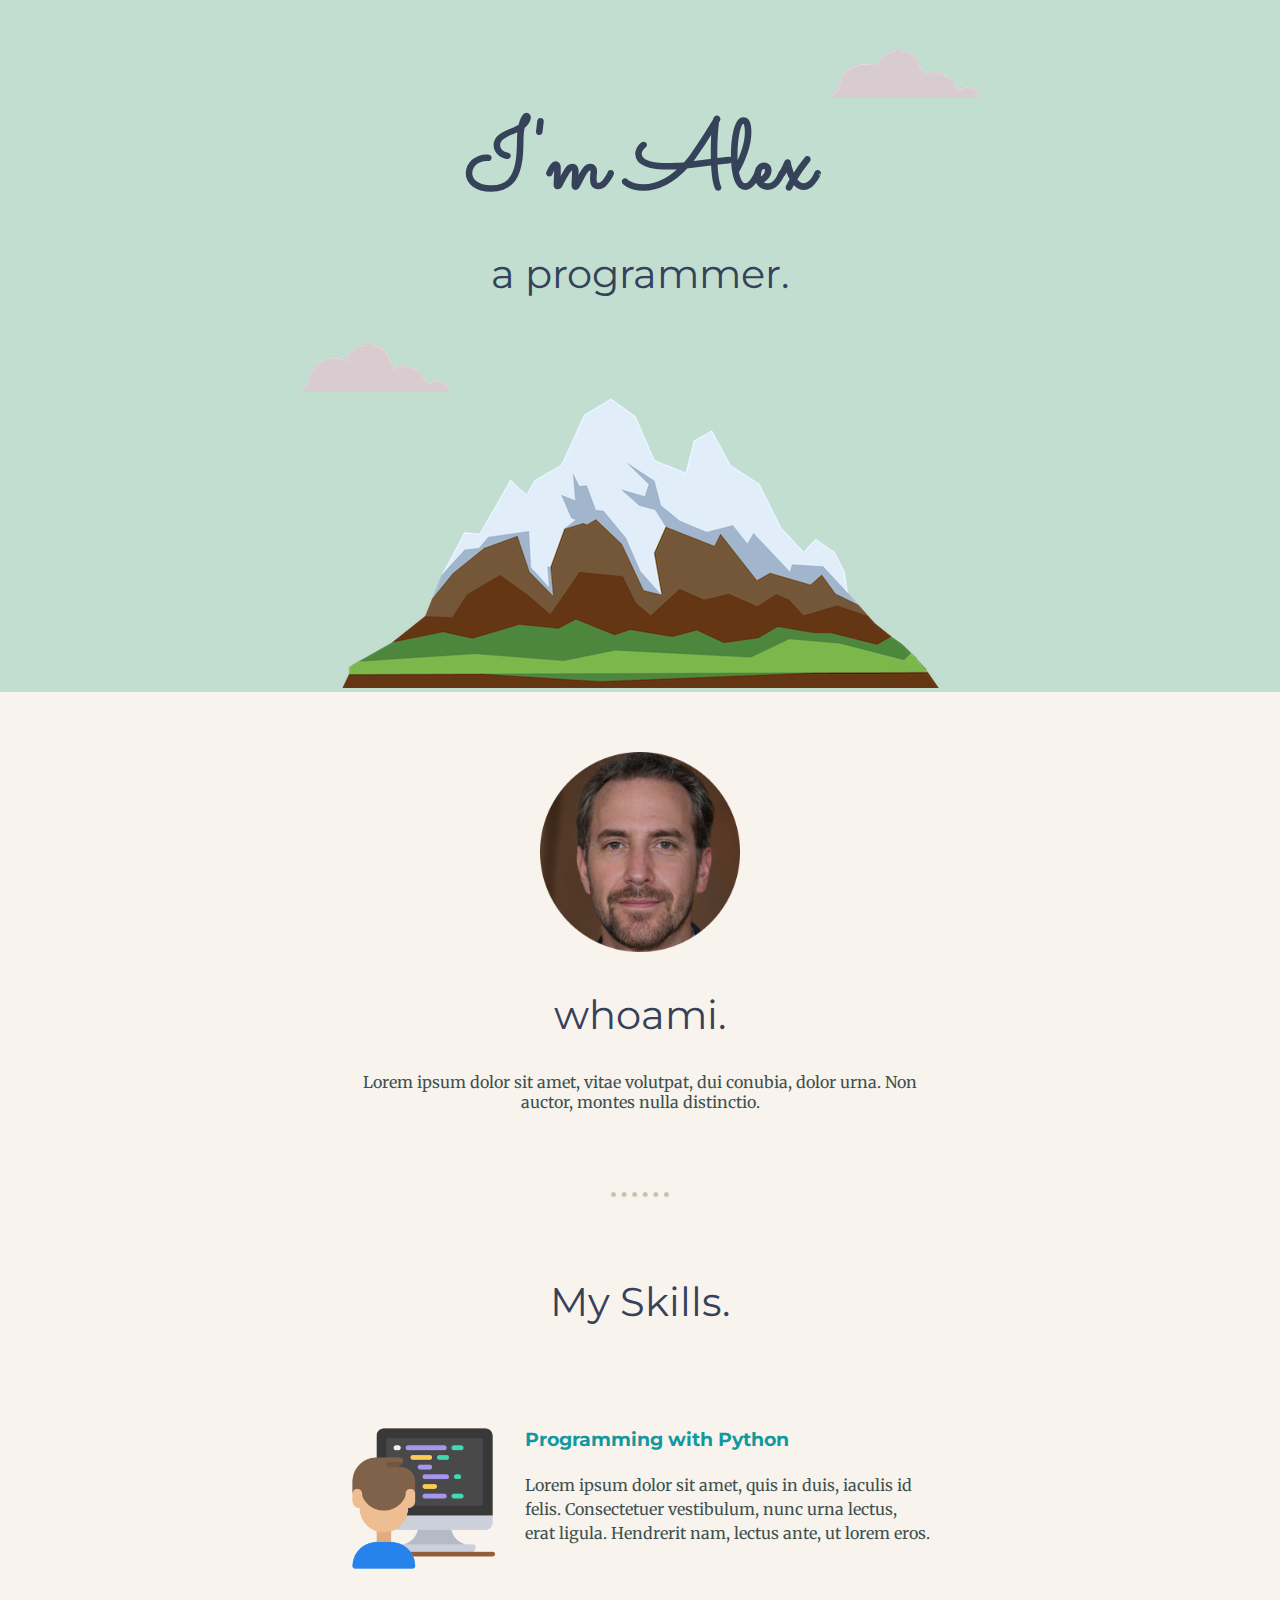
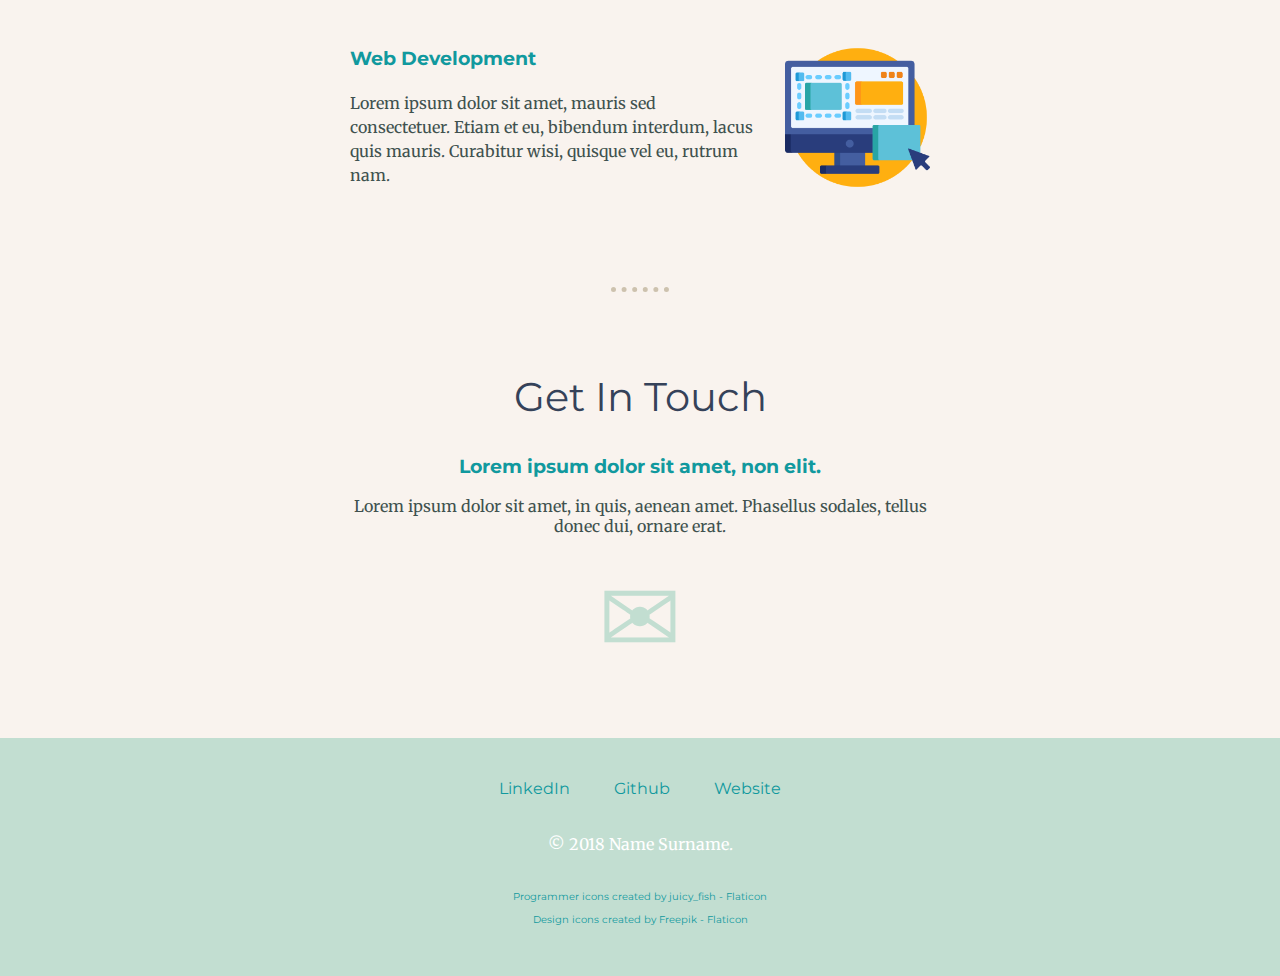
<file: index.html>
<!DOCTYPE html>
<html lang="en">
<head>
    <meta charset="UTF-8">
    <meta content="width=device-width, initial-scale=1.0" name="viewport">
    <meta content="ie=edge" http-equiv="X-UA-Compatible">
    <title>Alex's Personal Website</title>
    <link href="css/styles.css" rel="stylesheet">
    <link href="favicon.ico" rel="icon">
    <link href="https://fonts.googleapis.com" rel="preconnect">
    <link crossorigin href="https://fonts.gstatic.com" rel="preconnect">
    <link href="https://fonts.googleapis.com/css2?family=Merriweather&family=Montserrat&family=Open+Sans&family=Sacramento&display=swap"
          rel="stylesheet">
</head>
<body>
    <div class="top-container">
        <img alt="cloud-image" class="top-cloud" src="images/cloud.png">
        <h1>I'm Alex</h1>
        <h2>a programmer.</h2>
        <img alt="cloud-image" class="bottom-cloud" src="images/cloud.png">
        <img alt="cloud-image" src="images/mountain.png">
    </div>

    <div class="middle-container">
        <div class="profile">
            <img class="profile_pic" alt="profile_pic" src="images/person-modified.png">
            <h2>whoami.</h2>
            <p class="intro">Lorem ipsum dolor sit amet, vitae volutpat, dui conubia, dolor urna. Non auctor, montes nulla
                distinctio.</p>
        </div>
        <hr>
        <div class="skills">
            <h2>My Skills.</h2>
            <div class="skill-row">
                <img alt="skill_1_pic" class="skill_1_pic" src="images/programmer.png">

                <h3>Programming with Python</h3>
                <p>Lorem ipsum dolor sit amet, quis in duis, iaculis id felis. Consectetuer vestibulum, nunc urna
                    lectus, erat ligula. Hendrerit nam, lectus ante, ut lorem eros.</p>
            </div>
            <div class="skill-row">
                <img alt="skill_2_pic" class="skill_2_pic" src="images/ux.png">
                <h3>Web Development</h3>
                <p>Lorem ipsum dolor sit amet, mauris sed consectetuer. Etiam et eu, bibendum interdum, lacus quis
                    mauris. Curabitur wisi, quisque vel eu, rutrum nam.</p>
            </div>
        </div>
        <hr>
        <div class="contact-me">
            <h2>Get In Touch</h2>
            <h3>Lorem ipsum dolor sit amet, non elit.</h3>
            <p class="contact_paragraph">Lorem ipsum dolor sit amet, in quis, aenean amet. Phasellus sodales, tellus donec dui, ornare erat.</p>
            <a class="btn" href="mailto:name@email.com"><span>&#9993;</span></a>
        </div>
    </div>

    <div class="bottom-container">
        <a class="footer-link" href="https://www.linkedin.com/">LinkedIn</a>
        <a class="footer-link" href="https://twitter.com/">Github</a>
        <a class="footer-link" href="https://www.appbrewery.co/">Website</a>
        <p class="copyright">© 2018 Name Surname.</p>
        <a class="attribution" href="https://www.flaticon.com/free-icons/programmer" title="programmer icons">Programmer icons created by juicy_fish - Flaticon</a>
        <a class="attribution" href="https://www.flaticon.com/free-icons/design" title="design icons">Design icons created by Freepik - Flaticon</a>
    </div>
</body>
</html>
</file>
<file: css/styles.css>
body {
        background-color: #C2DED1;
        margin: 0;
        text-align: center;
        font-family: 'Merriweather', serif;
    }

    h1 {
        margin: 20px auto 0 auto;
        font-family: 'Sacramento', cursive;
        font-size: 6em;
        line-height: 1;
        color: #354259;
    }

    h2 {
        font-family: 'Montserrat', sans-serif;
        font-size: 2.5rem;
        font-weight: normal;
        color: #354259;
    }

     h3 {
         font-family: 'Montserrat', sans-serif;
         color: #11999E;
    }

    p {
    color: #40514E;
    }

    a {
        color: #11999E;
        font-family: 'Montserrat', sans-serif;
        margin: 10px 20px;
        text-decoration: none;
    }

    a:hover {
        color: #F9F3EE;
    }

    .top-cloud {
        position: absolute;
        right: 300px;
        top: 50px;
    }

    .bottom-cloud {
        position: absolute;
        left: 300px;
        bottom: 300px;
    }

    hr {
        margin: 80px auto 80px auto;
        border-color: #CDC2AE;
        border-style: none;
        border-top-style: dotted;
        border-width: 5px;
        width: 5%;
    }

    .profile_pic {
        width: 200px;
    }

    .intro {
    width: 50%;
    margin: auto;
    }

    .skill_1_pic {
        width: 25%;
        float: left;
        margin-right: 30px;
    }

    .skill_2_pic {
        width: 25%;
        float: right;
        margin-left: 30px;
    }

    .skill-row {
        width: 50%;
        margin: 100px auto 100px auto;
        text-align: left;
        line-height: 1.5;
    }

    .top-container {
        background-color: #C2DED1;
        position: relative;
        padding-top: 100px;
    }

    .middle-container {
    background-color: #F9F3EE;
    padding: 60px 60px;
    }

    .contact_paragraph {
        width: 50%;
        margin: 0px auto 20px auto;
    }

    .btn {
        content: "\2709";
        font-size: 100px;
        color: #C2DED1;
    }

    .btn:hover {
    color: white;

    }

    .bottom-container {
        padding: 40px 40px;
        background-color: #C2DED1;
    }


    .copyright {
    color: white;
    font-size: 16px;
    padding: 20px 0px;
    }

    .attribution {
        background-color: #C2DED1;
        font-size: 10px;
        display: block;

    }
</file>
